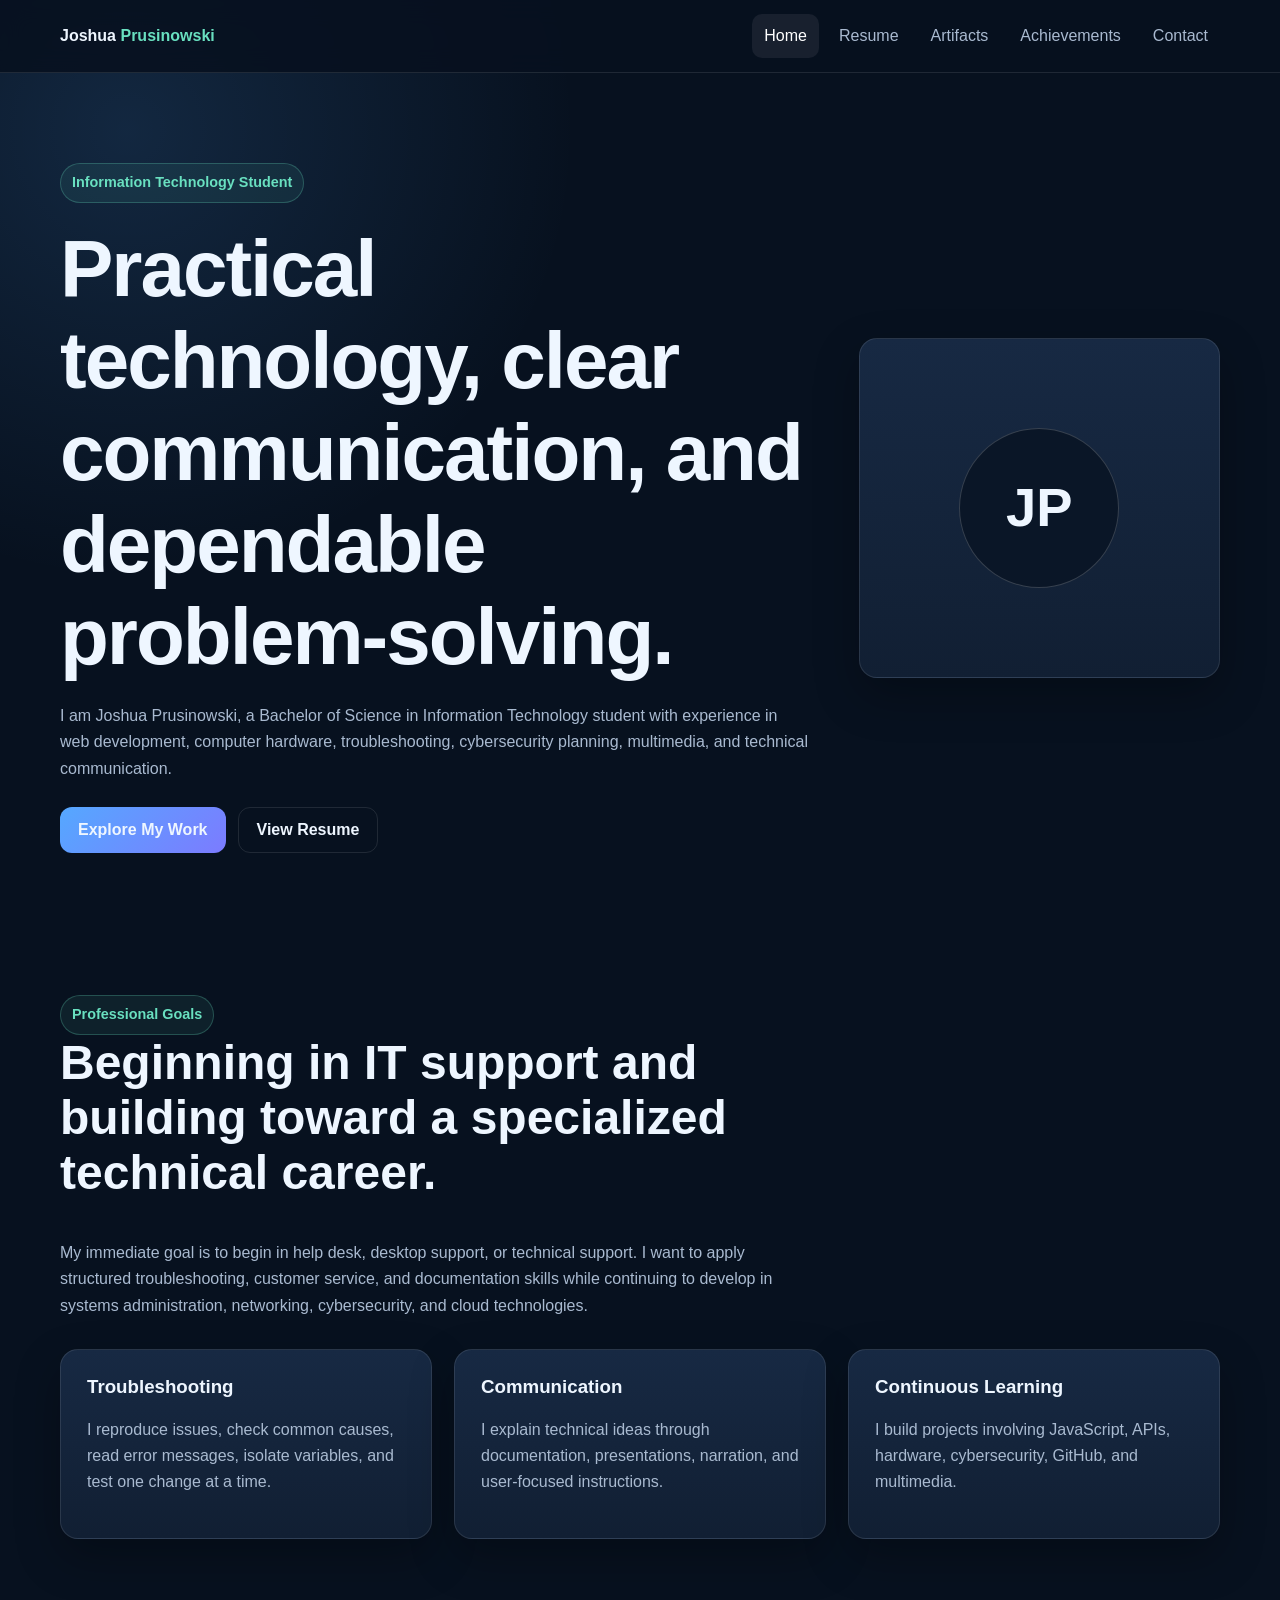
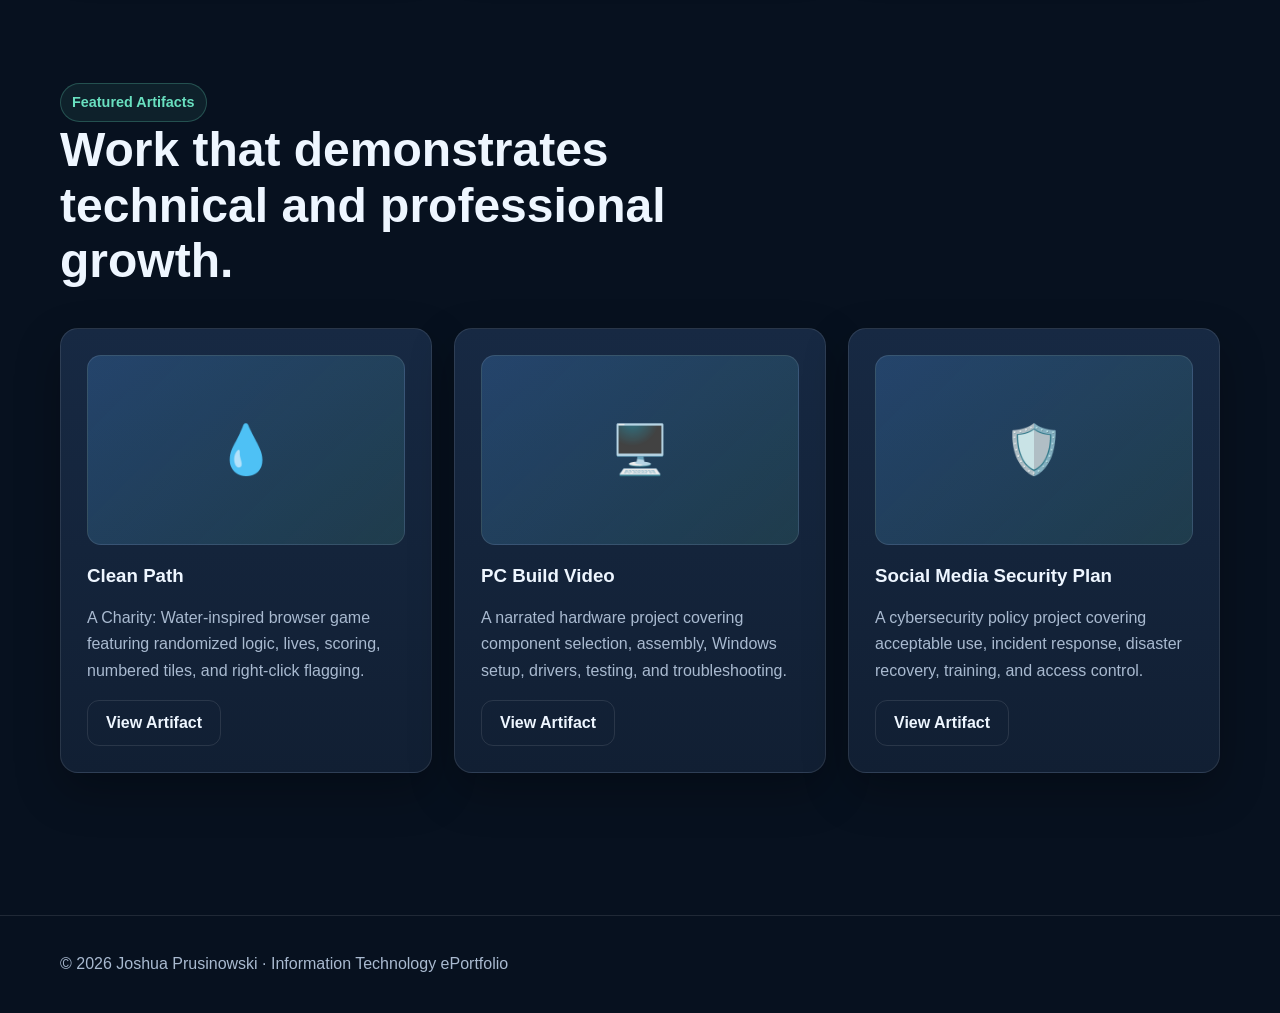
<file: index.html>
<!doctype html>
<html lang="en">

<head>
    <meta charset="utf-8">
    <meta name="viewport" content="width=device-width,initial-scale=1">
    <meta name="description" content="Joshua Prusinowski Information Technology ePortfolio">
    <title>Home | Joshua Prusinowski</title>
    <link rel="stylesheet" href="assets/css/style.css">
</head>

<body>
    <header class="site-header">
        <div class="container nav"><a class="brand" href="index.html">Joshua <span>Prusinowski</span></a>
            <nav class="links"><a class="active" href="index.html">Home</a><a class="" href="resume.html">Resume</a><a
                    class="" href="artifacts.html">Artifacts</a><a class=""
                    href="Achievements.html">Achievements</a><a class="" href="contact.html">Contact</a></nav>
        </div>
    </header>
    <main>
        <section class="container hero">
            <div><span class="badge">Information Technology Student</span>
                <h1>Practical technology, clear communication, and dependable problem-solving.</h1>
                <p class="lead">I am Joshua Prusinowski, a Bachelor of Science in Information Technology student with
                    experience in web development, computer hardware, troubleshooting, cybersecurity planning,
                    multimedia, and technical communication.</p>
                <div class="buttons"><a class="btn primary" href="artifacts.html">Explore My Work</a><a class="btn"
                        href="resume.html">View Resume</a></div>
            </div>
            <aside class="portrait">
                <div class="initials">JP</div>
            </aside>
        </section>
        <section class="section">
            <div class="container">
                <div class="heading"><span class="badge">Professional Goals</span>
                    <h2>Beginning in IT support and building toward a specialized technical career.</h2>
                    <p class="lead">My immediate goal is to begin in help desk, desktop support, or technical support. I
                        want to apply structured troubleshooting, customer service, and documentation skills while
                        continuing to develop in systems administration, networking, cybersecurity, and cloud
                        technologies.</p>
                </div>
                <div class="grid3">
                    <article class="card">
                        <h3>Troubleshooting</h3>
                        <p>I reproduce issues, check common causes, read error messages, isolate variables, and test one
                            change at a time.</p>
                    </article>
                    <article class="card">
                        <h3>Communication</h3>
                        <p>I explain technical ideas through documentation, presentations, narration, and user-focused
                            instructions.</p>
                    </article>
                    <article class="card">
                        <h3>Continuous Learning</h3>
                        <p>I build projects involving JavaScript, APIs, hardware, cybersecurity, GitHub, and multimedia.
                        </p>
                    </article>
                </div>
            </div>
        </section>
        <section class="section">
            <div class="container">
                <div class="heading"><span class="badge">Featured Artifacts</span>
                    <h2>Work that demonstrates technical and professional growth.</h2>
                </div>
                <div class="grid3">
                    <article class="card">
                        <div class="visual">💧</div>
                        <h3>Clean Path</h3>
                        <p>A Charity: Water-inspired browser game featuring randomized logic, lives, scoring, numbered
                            tiles, and right-click flagging.</p><a class="btn" href="artifact-clean-path.html">View
                            Artifact</a>
                    </article>
                    <article class="card">
                        <div class="visual">🖥️</div>
                        <h3>PC Build Video</h3>
                        <p>A narrated hardware project covering component selection, assembly, Windows setup, drivers,
                            testing, and troubleshooting.</p><a class="btn" href="artifact-pc-build.html">View
                            Artifact</a>
                    </article>
                    <article class="card">
                        <div class="visual">🛡️</div>
                        <h3>Social Media Security Plan</h3>
                        <p>A cybersecurity policy project covering acceptable use, incident response, disaster recovery,
                            training, and access control.</p><a class="btn" href="artifact-security-plan.html">View
                            Artifact</a>
                    </article>
                </div>
            </div>
        </section>
    </main>
    <footer>
        <div class="container">© <span id="year"></span> Joshua Prusinowski · Information Technology ePortfolio</div>
    </footer>
    <script src="assets/js/script.js"></script>
</body>

</html>
</file>
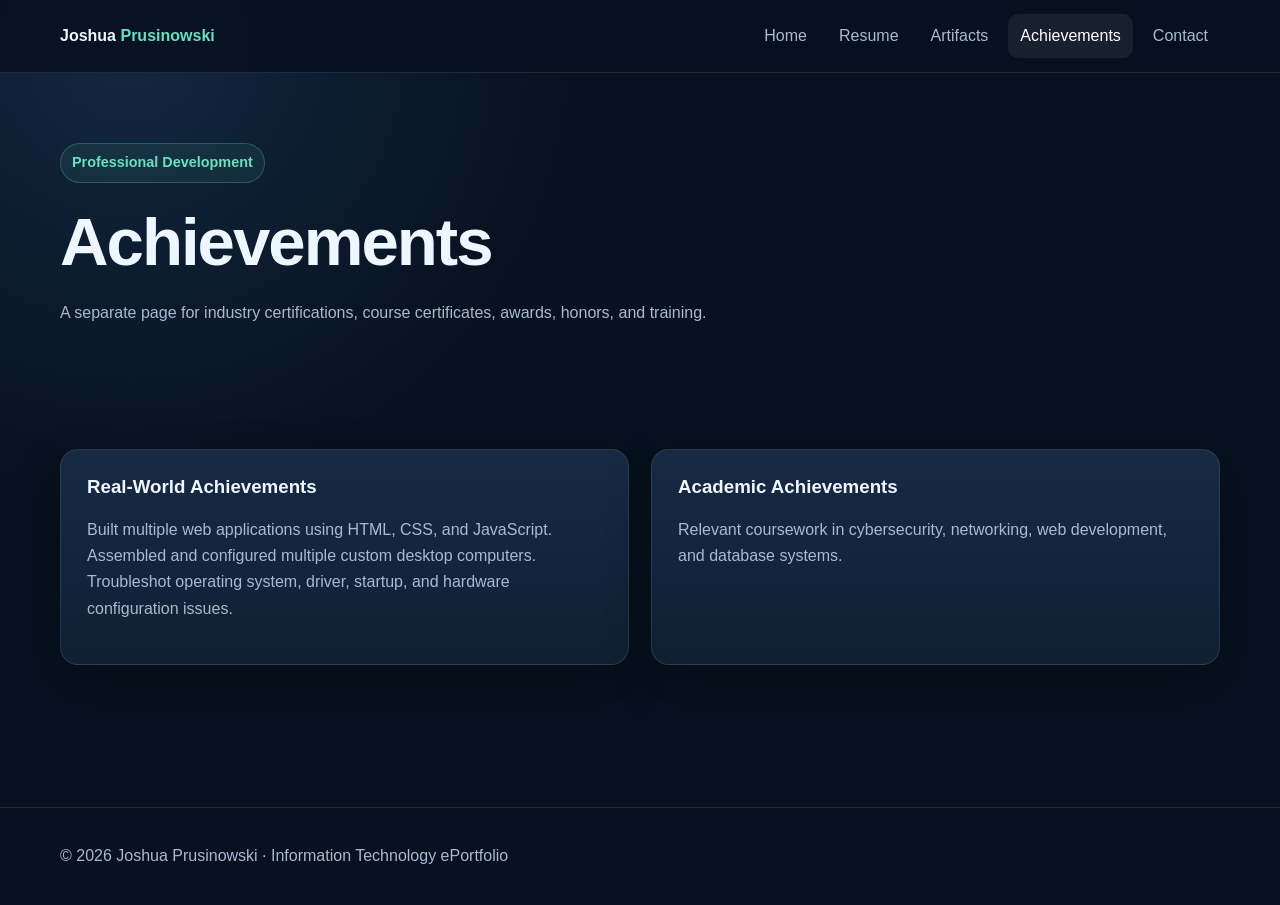
<file: Achievements.html>
<!doctype html>
<html lang="en">

<head>
    <meta charset="utf-8">
    <meta name="viewport" content="width=device-width,initial-scale=1">
    <meta name="description" content="Joshua Prusinowski Information Technology ePortfolio">
    <title>Achievements | Joshua Prusinowski</title>
    <link rel="stylesheet" href="assets/css/style.css">
</head>

<body>
    <header class="site-header">
        <div class="container nav"><a class="brand" href="index.html">Joshua <span>Prusinowski</span></a>
            <nav class="links"><a class="" href="index.html">Home</a><a class="" href="resume.html">Resume</a><a
                    class="" href="artifacts.html">Artifacts</a><a class="active"
                    href="Achievements.html">Achievements</a><a class="" href="contact.html">Contact</a></nav>
        </div>
    </header>
    <main>
        <section class="container page-hero"><span class="badge">Professional Development</span>
            <h1>Achievements</h1>
            <p class="lead">A separate page for industry certifications, course certificates, awards, honors, and
                training.</p>
        </section>
        <section class="section">
            <div class="container grid2">
                <article class="card">
                    <h3>Real-World Achievements</h3>
<p>
    Built multiple web applications using HTML, CSS, and JavaScript.
    Assembled and configured multiple custom desktop computers.
    Troubleshot operating system, driver, startup, and hardware configuration issues.
</p>
                </article>
                <article class="card">
                    <h3>Academic Achievements</h3>
                    <p>Relevant coursework in cybersecurity, networking, web development, and database systems.</p>
                </article>
            </div>
        </section>
    </main>
    <footer>
        <div class="container">© <span id="year"></span> Joshua Prusinowski · Information Technology ePortfolio</div>
    </footer>
    <script src="assets/js/script.js"></script>
</body>

</html>
</file>
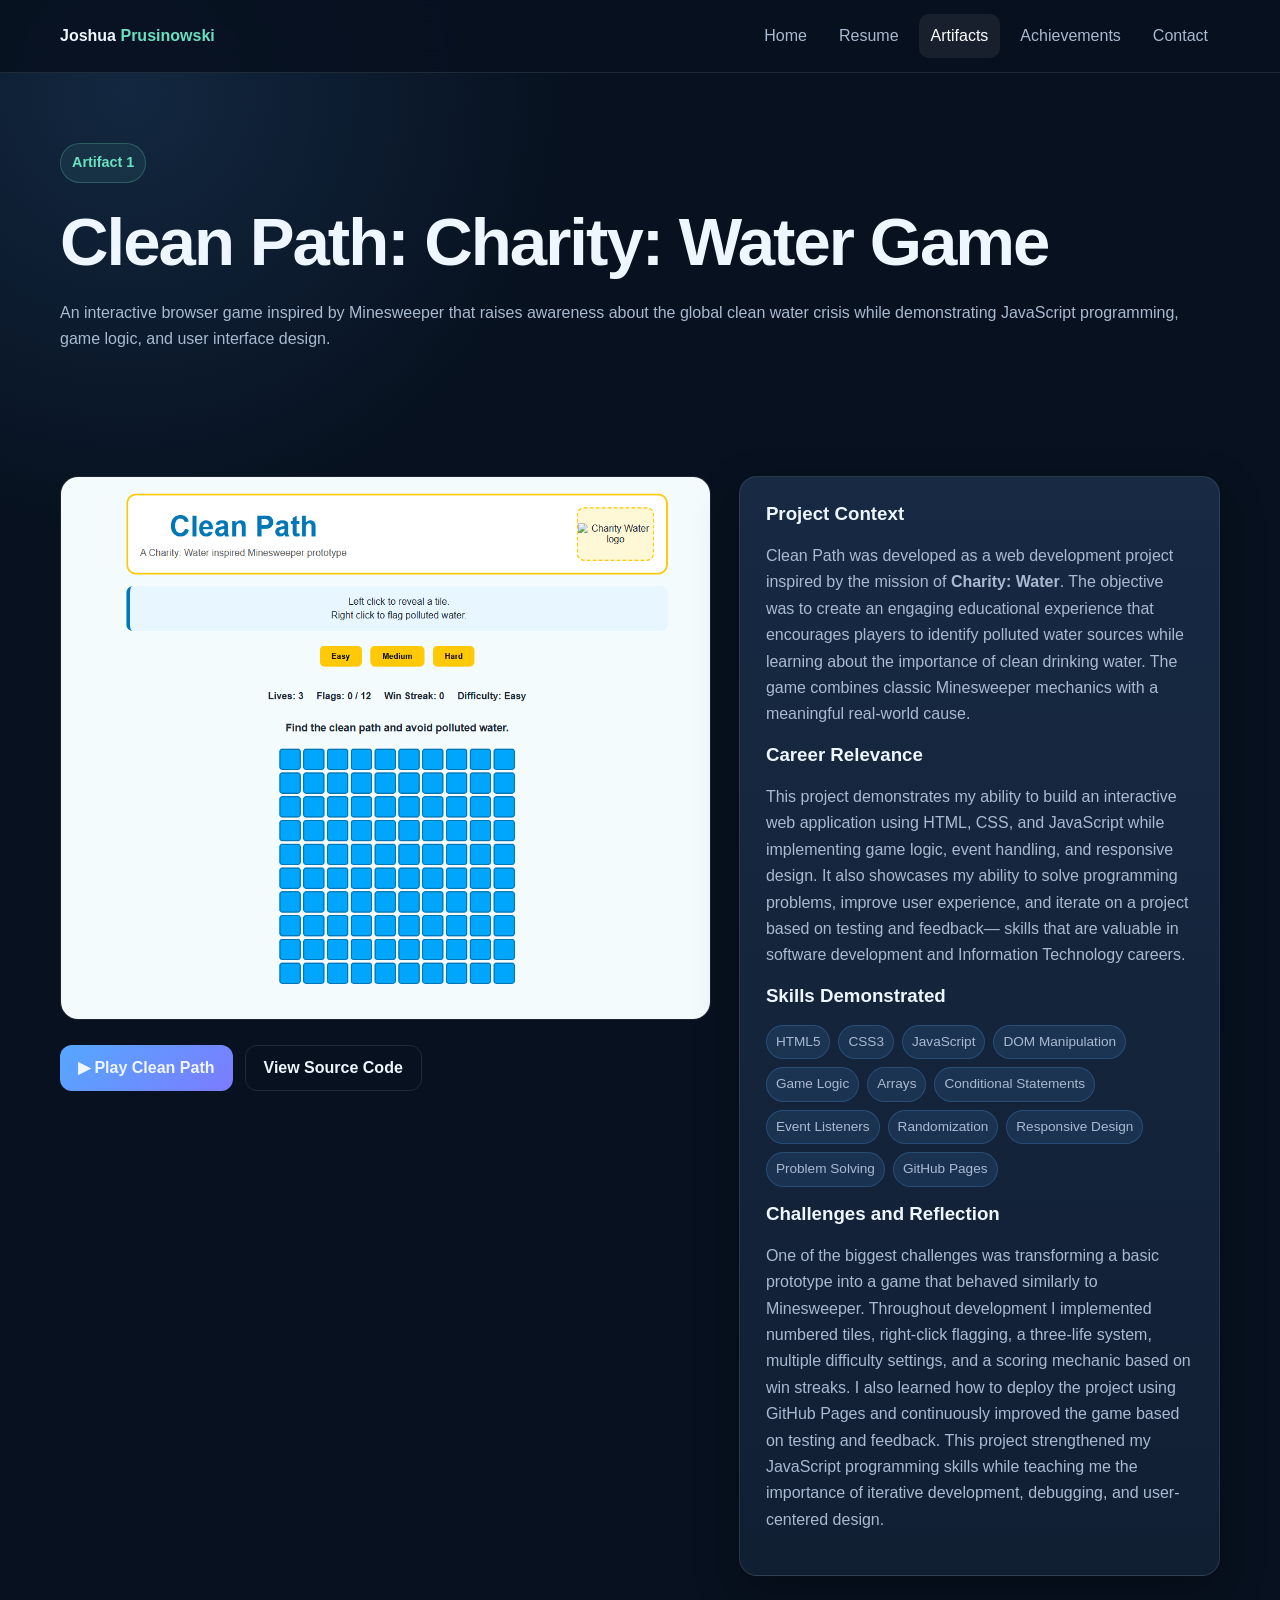
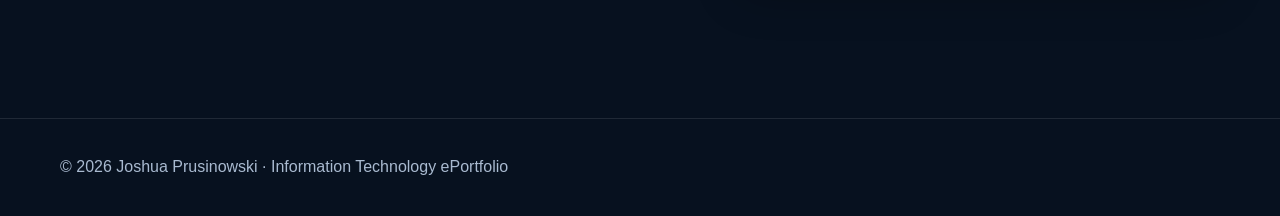
<file: artifact-clean-path.html>
<!doctype html>
<html lang="en">

<head>
    <meta charset="utf-8">
    <meta name="viewport" content="width=device-width, initial-scale=1">
    <meta name="description" content="Joshua Prusinowski Information Technology ePortfolio">
    <title>Clean Path | Joshua Prusinowski</title>

    <link rel="stylesheet" href="assets/css/style.css">
</head>

<body>

<header class="site-header">
    <div class="container nav">
        <a class="brand" href="index.html">
            Joshua <span>Prusinowski</span>
        </a>

        <nav class="links">
            <a href="index.html">Home</a>
            <a href="resume.html">Resume</a>
            <a class="active" href="artifacts.html">Artifacts</a>
            <a href="Achievements.html">Achievements</a>
            <a href="contact.html">Contact</a>
        </nav>
    </div>
</header>

<main>

<section class="container page-hero">

    <span class="badge">Artifact 1</span>

    <h1>Clean Path: Charity: Water Game</h1>

    <p class="lead">
        An interactive browser game inspired by Minesweeper that raises awareness
        about the global clean water crisis while demonstrating JavaScript programming,
        game logic, and user interface design.
    </p>

</section>

<section class="section">

<div class="container artifact-layout">

<div>

<div class="media">

<img
    src="assets/img/clean-path.png"
    alt="Screenshot of the Clean Path Charity Water game"
    style="width:100%; display:block;">

</div>

<div class="buttons">

<a class="btn primary"
   href="https://joshua2960.github.io/charity-water-game/"
   target="_blank"
   rel="noopener noreferrer">

    ▶ Play Clean Path

</a>

<a class="btn"
   href="https://github.com/joshua2960/charity-water-game"
   target="_blank"
   rel="noopener noreferrer">

    View Source Code

</a>

</div>

</div>

<article class="artifact">

<h3>Project Context</h3>

<p>

Clean Path was developed as a web development project inspired by the mission of
<strong>Charity: Water</strong>. The objective was to create an engaging educational
experience that encourages players to identify polluted water sources while learning
about the importance of clean drinking water. The game combines classic Minesweeper
mechanics with a meaningful real-world cause.

</p>

<h3>Career Relevance</h3>

<p>

This project demonstrates my ability to build an interactive web application using
HTML, CSS, and JavaScript while implementing game logic, event handling, and
responsive design. It also showcases my ability to solve programming problems,
improve user experience, and iterate on a project based on testing and feedback—
skills that are valuable in software development and Information Technology careers.

</p>

<h3>Skills Demonstrated</h3>

<ul class="tags">

<li>HTML5</li>

<li>CSS3</li>

<li>JavaScript</li>

<li>DOM Manipulation</li>

<li>Game Logic</li>

<li>Arrays</li>

<li>Conditional Statements</li>

<li>Event Listeners</li>

<li>Randomization</li>

<li>Responsive Design</li>

<li>Problem Solving</li>

<li>GitHub Pages</li>

</ul>

<h3>Challenges and Reflection</h3>

<p>

One of the biggest challenges was transforming a basic prototype into a game that
behaved similarly to Minesweeper. Throughout development I implemented numbered
tiles, right-click flagging, a three-life system, multiple difficulty settings,
and a scoring mechanic based on win streaks. I also learned how to deploy the
project using GitHub Pages and continuously improved the game based on testing and
feedback. This project strengthened my JavaScript programming skills while teaching
me the importance of iterative development, debugging, and user-centered design.

</p>

</article>

</div>

</section>

</main>

<footer>

<div class="container">

© <span id="year"></span> Joshua Prusinowski · Information Technology ePortfolio

</div>

</footer>

<script src="assets/js/script.js"></script>

</body>

</html>
</file>
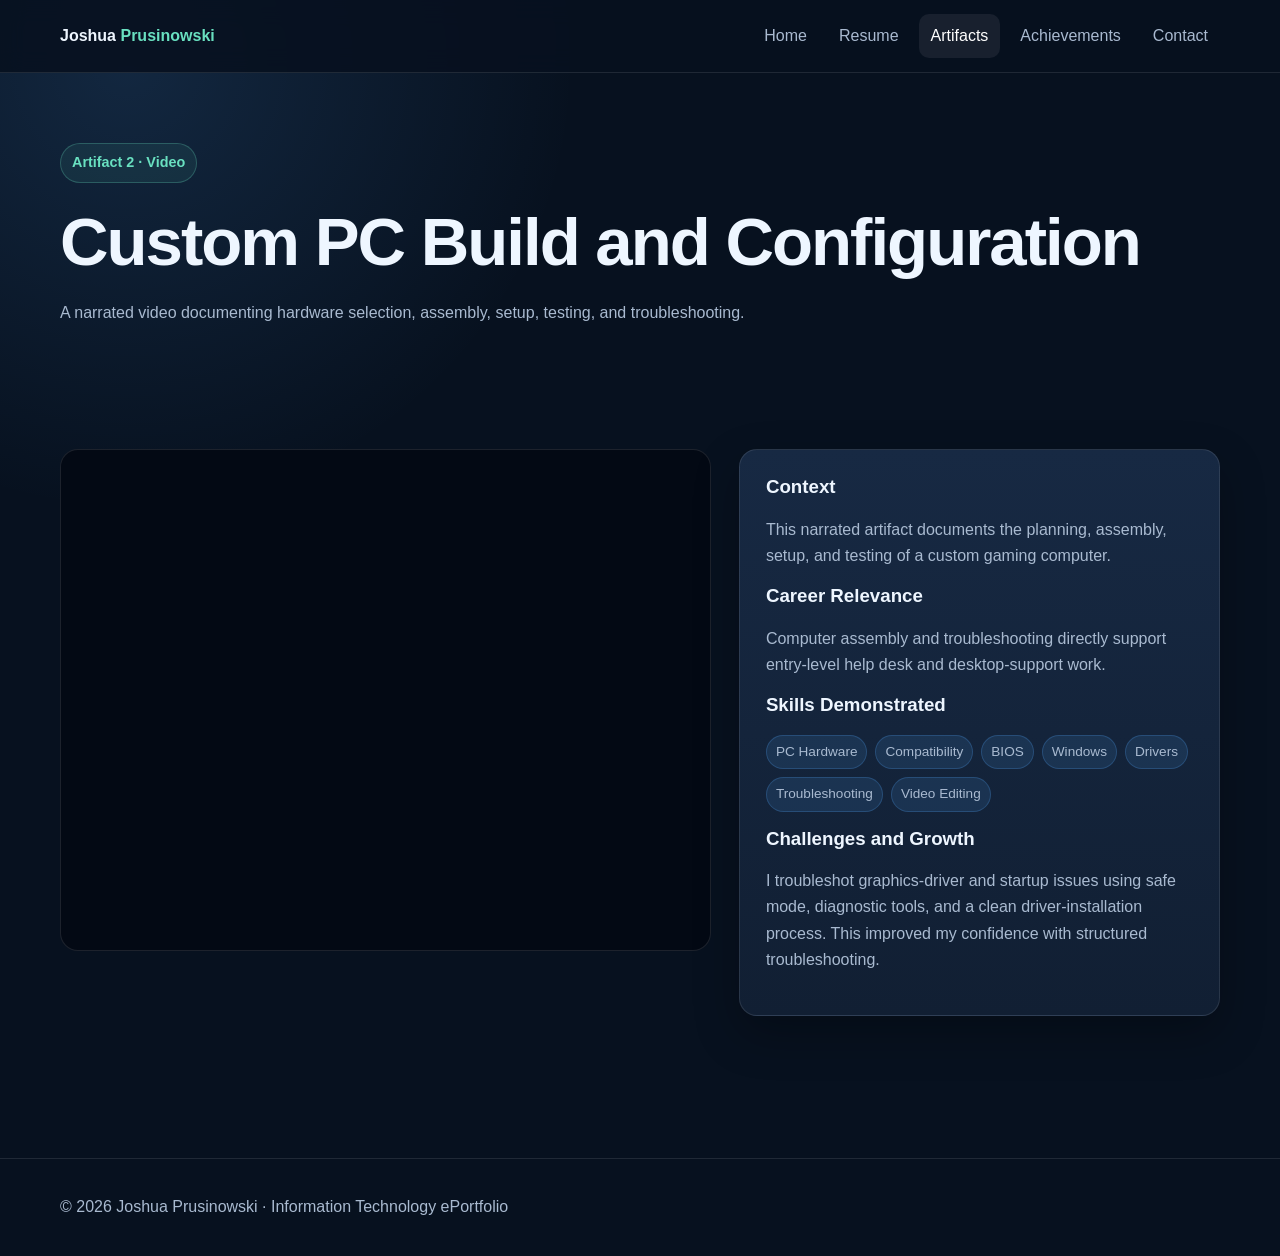
<file: artifact-pc-build.html>
<!doctype html>
<html lang="en">

<head>
    <meta charset="utf-8">
    <meta name="viewport" content="width=device-width,initial-scale=1">
    <meta name="description" content="Joshua Prusinowski Information Technology ePortfolio">
    <title>PC Build Video | Joshua Prusinowski</title>
    <link rel="stylesheet" href="assets/css/style.css">
</head>

<body>
    <header class="site-header">
        <div class="container nav"><a class="brand" href="index.html">Joshua <span>Prusinowski</span></a>
            <nav class="links"><a class="" href="index.html">Home</a><a class="" href="resume.html">Resume</a><a
                    class="active" href="artifacts.html">Artifacts</a><a class=""
                    href="Achievements.html">Achievements</a><a class="" href="contact.html">Contact</a></nav>
        </div>
    </header>
    <main>
        <section class="container page-hero"><span class="badge">Artifact 2 · Video</span>
            <h1>Custom PC Build and Configuration</h1>
            <p class="lead">A narrated video documenting hardware selection, assembly, setup, testing, and
                troubleshooting.</p>
        </section>
        <section class="section">
            <div class="container artifact-layout">
                <div>
                   <div class="media">
    <iframe
        width="100%"
        height="500"
        src="https://www.youtube.com/embed/4p_o5RzZy0w"
        title="PC Build Video"
        frameborder="0"
        referrerpolicy="strict-origin-when-cross-origin"
        allow="accelerometer; autoplay; clipboard-write; encrypted-media; gyroscope; picture-in-picture; web-share"
        allowfullscreen>
    </iframe>
</div>
                </div>
                <article class="artifact">
                    <h3>Context</h3>
                    <p>This narrated artifact documents the planning, assembly, setup, and testing of a custom gaming
                        computer.</p>
                    <h3>Career Relevance</h3>
                    <p>Computer assembly and troubleshooting directly support entry-level help desk and desktop-support
                        work.</p>
                    <h3>Skills Demonstrated</h3>
                    <ul class="tags">
                        <li>PC Hardware</li>
                        <li>Compatibility</li>
                        <li>BIOS</li>
                        <li>Windows</li>
                        <li>Drivers</li>
                        <li>Troubleshooting</li>
                        <li>Video Editing</li>
                    </ul>
                    <h3>Challenges and Growth</h3>
                    <p>I troubleshot graphics-driver and startup issues using safe mode, diagnostic tools, and a clean
                        driver-installation process. This improved my confidence with structured troubleshooting.</p>
                </article>
            </div>
        </section>
    </main>
    <footer>
        <div class="container">© <span id="year"></span> Joshua Prusinowski · Information Technology ePortfolio</div>
    </footer>
    <script src="assets/js/script.js"></script>
</body>

</html>
</file>
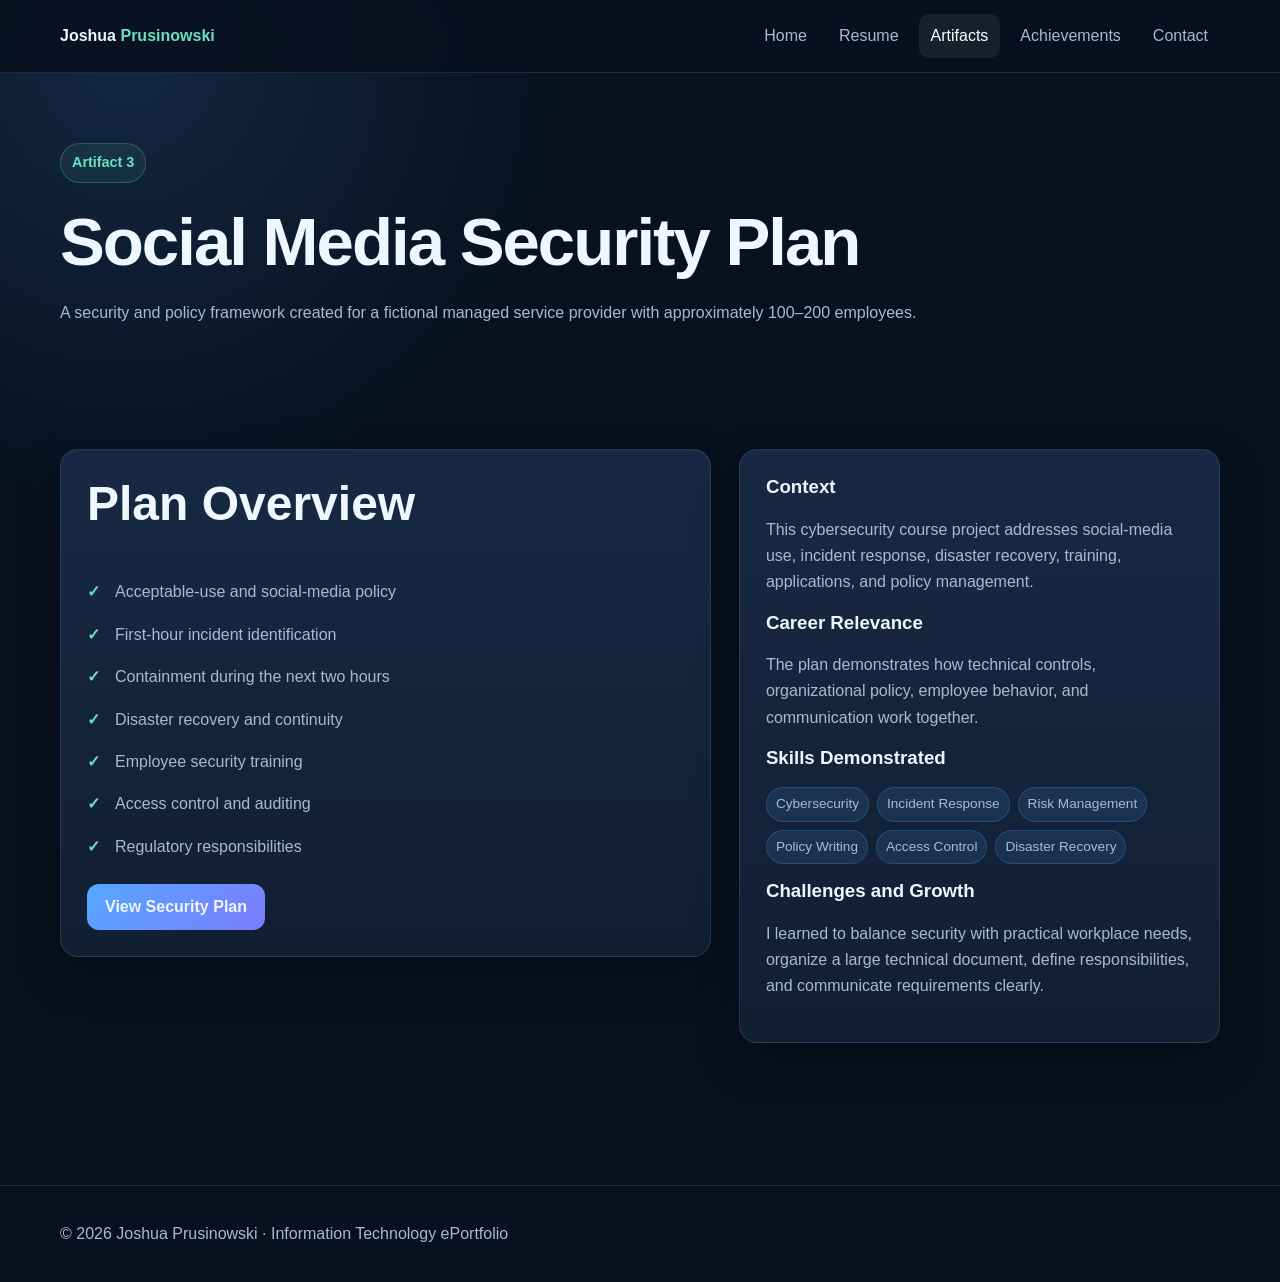
<file: artifact-security-plan.html>
<!doctype html>
<html lang="en">

<head>
    <meta charset="utf-8">
    <meta name="viewport" content="width=device-width,initial-scale=1">
    <meta name="description" content="Joshua Prusinowski Information Technology ePortfolio">
    <title>Security Plan | Joshua Prusinowski</title>
    <link rel="stylesheet" href="assets/css/style.css">
</head>

<body>
    <header class="site-header">
        <div class="container nav"><a class="brand" href="index.html">Joshua <span>Prusinowski</span></a>
            <nav class="links"><a class="" href="index.html">Home</a><a class="" href="resume.html">Resume</a><a
                    class="active" href="artifacts.html">Artifacts</a><a class=""
                    href="Achievements.html">Achievements</a><a class="" href="contact.html">Contact</a></nav>
        </div>
    </header>
    <main>
        <section class="container page-hero"><span class="badge">Artifact 3</span>
            <h1>Social Media Security Plan</h1>
            <p class="lead">A security and policy framework created for a fictional managed service provider with
                approximately 100–200 employees.</p>
        </section>
        <section class="section">
            <div class="container artifact-layout">
                <div class="artifact">
                    <h2>Plan Overview</h2>
                    <ul class="check">
                        <li>Acceptable-use and social-media policy</li>
                        <li>First-hour incident identification</li>
                        <li>Containment during the next two hours</li>
                        <li>Disaster recovery and continuity</li>
                        <li>Employee security training</li>
                        <li>Access control and auditing</li>
                        <li>Regulatory responsibilities</li>
                    </ul><a class="btn primary" href="assets/docs/social-media-security-plan.pdf">View Security Plan</a>
                </div>
                <article class="artifact">
                    <h3>Context</h3>
                    <p>This cybersecurity course project addresses social-media use, incident response, disaster
                        recovery, training, applications, and policy management.</p>
                    <h3>Career Relevance</h3>
                    <p>The plan demonstrates how technical controls, organizational policy, employee behavior, and
                        communication work together.</p>
                    <h3>Skills Demonstrated</h3>
                    <ul class="tags">
                        <li>Cybersecurity</li>
                        <li>Incident Response</li>
                        <li>Risk Management</li>
                        <li>Policy Writing</li>
                        <li>Access Control</li>
                        <li>Disaster Recovery</li>
                    </ul>
                    <h3>Challenges and Growth</h3>
                    <p>I learned to balance security with practical workplace needs, organize a large technical
                        document, define responsibilities, and communicate requirements clearly.</p>
                </article>
            </div>
        </section>
    </main>
    <footer>
        <div class="container">© <span id="year"></span> Joshua Prusinowski · Information Technology ePortfolio</div>
    </footer>
    <script src="assets/js/script.js"></script>
</body>

</html>
</file>
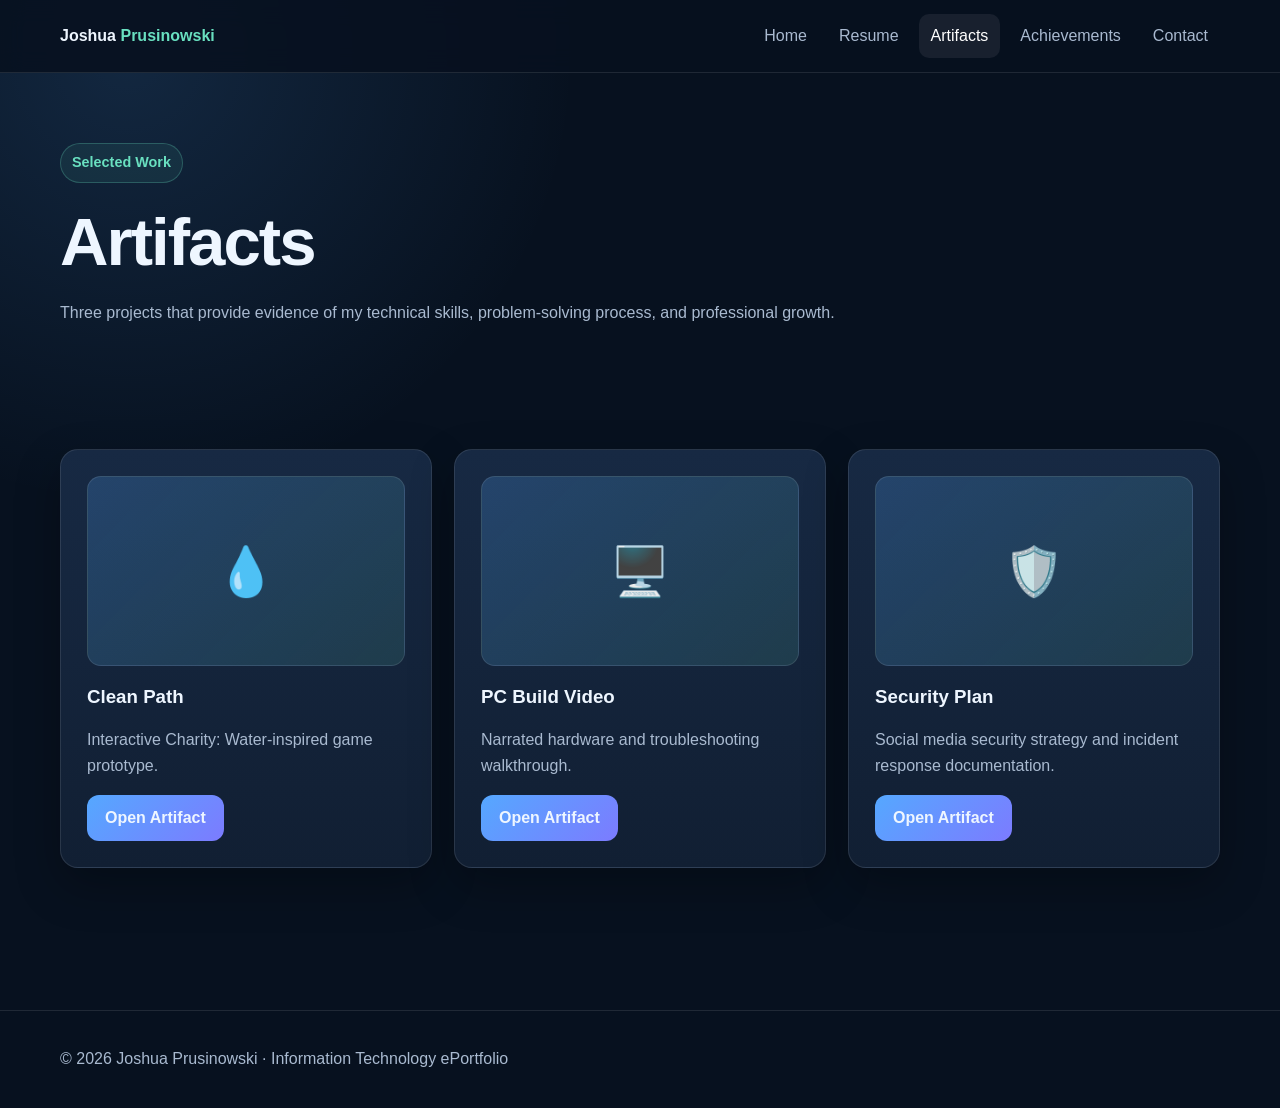
<file: artifacts.html>
<!doctype html>
<html lang="en">

<head>
    <meta charset="utf-8">
    <meta name="viewport" content="width=device-width,initial-scale=1">
    <meta name="description" content="Joshua Prusinowski Information Technology ePortfolio">
    <title>Artifacts | Joshua Prusinowski</title>
    <link rel="stylesheet" href="assets/css/style.css">
</head>

<body>
    <header class="site-header">
        <div class="container nav"><a class="brand" href="index.html">Joshua <span>Prusinowski</span></a>
            <nav class="links"><a class="" href="index.html">Home</a><a class="" href="resume.html">Resume</a><a
                    class="active" href="artifacts.html">Artifacts</a><a class=""
                    href="Achievements.html">Achievements</a><a class="" href="contact.html">Contact</a></nav>
        </div>
    </header>
    <main>
        <section class="container page-hero"><span class="badge">Selected Work</span>
            <h1>Artifacts</h1>
            <p class="lead">Three projects that provide evidence of my technical skills, problem-solving process, and
                professional growth.</p>
        </section>
        <section class="section">
            <div class="container grid3">
                <article class="card">
                    <div class="visual">💧</div>
                    <h3>Clean Path</h3>
                    <p>Interactive Charity: Water-inspired game prototype.</p><a class="btn primary"
                        href="artifact-clean-path.html">Open Artifact</a>
                </article>
                <article class="card">
                    <div class="visual">🖥️</div>
                    <h3>PC Build Video</h3>
                    <p>Narrated hardware and troubleshooting walkthrough.</p><a class="btn primary"
                        href="artifact-pc-build.html">Open Artifact</a>
                </article>
                <article class="card">
                    <div class="visual">🛡️</div>
                    <h3>Security Plan</h3>
                    <p>Social media security strategy and incident response documentation.</p><a class="btn primary"
                        href="artifact-security-plan.html">Open Artifact</a>
                </article>
            </div>
        </section>
    </main>
    <footer>
        <div class="container">© <span id="year"></span> Joshua Prusinowski · Information Technology ePortfolio</div>
    </footer>
    <script src="assets/js/script.js"></script>
</body>

</html>
</file>
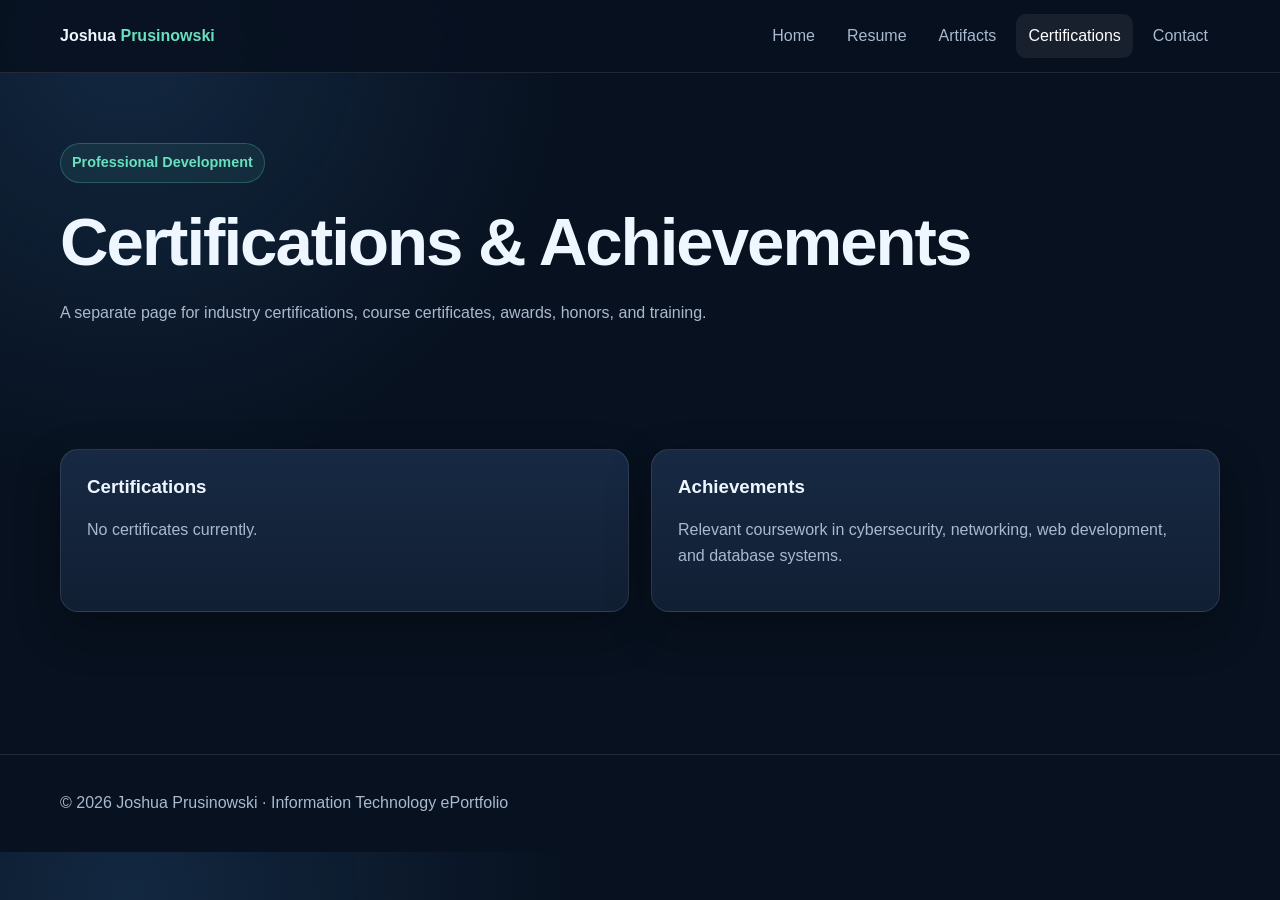
<file: certifications.html>
<!doctype html>
<html lang="en">

<head>
    <meta charset="utf-8">
    <meta name="viewport" content="width=device-width,initial-scale=1">
    <meta name="description" content="Joshua Prusinowski Information Technology ePortfolio">
    <title>Certifications | Joshua Prusinowski</title>
    <link rel="stylesheet" href="assets/css/style.css">
</head>

<body>
    <header class="site-header">
        <div class="container nav"><a class="brand" href="index.html">Joshua <span>Prusinowski</span></a>
            <nav class="links"><a class="" href="index.html">Home</a><a class="" href="resume.html">Resume</a><a
                    class="" href="artifacts.html">Artifacts</a><a class="active"
                    href="certifications.html">Certifications</a><a class="" href="contact.html">Contact</a></nav>
        </div>
    </header>
    <main>
        <section class="container page-hero"><span class="badge">Professional Development</span>
            <h1>Certifications & Achievements</h1>
            <p class="lead">A separate page for industry certifications, course certificates, awards, honors, and
                training.</p>
        </section>
        <section class="section">
            <div class="container grid2">
                <article class="card">
                    <h3>Certifications</h3>
                    <p>No certificates currently.</p>
                </article>
                <article class="card">
                    <h3>Achievements</h3>
                    <p>Relevant coursework in cybersecurity, networking, web development, and database systems.</p>
                </article>
            </div>
        </section>
    </main>
    <footer>
        <div class="container">© <span id="year"></span> Joshua Prusinowski · Information Technology ePortfolio</div>
    </footer>
    <script src="assets/js/script.js"></script>
</body>

</html>
</file>
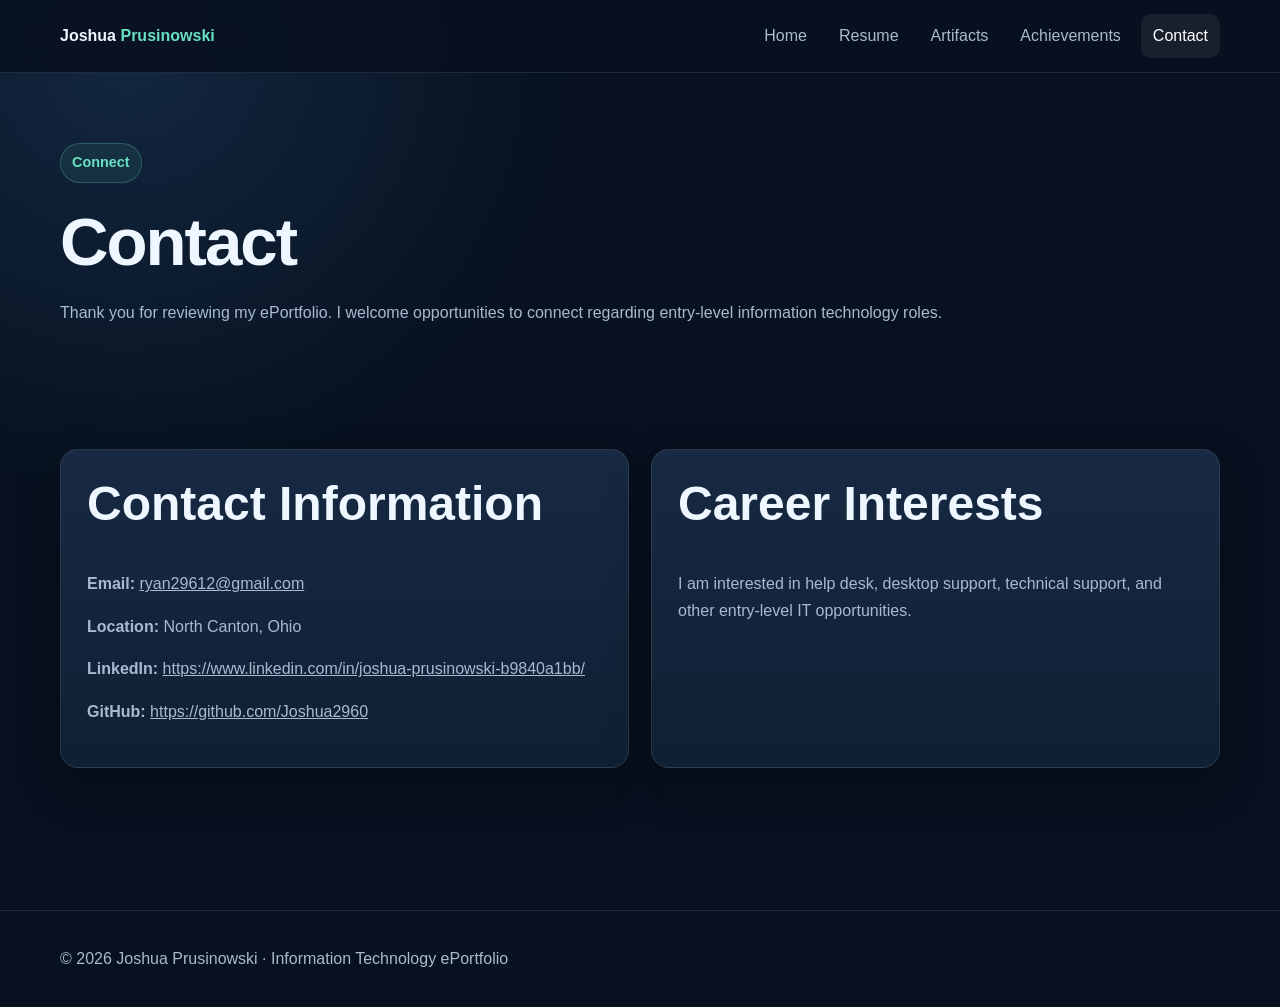
<file: contact.html>
<!doctype html>
<html lang="en">

<head>
    <meta charset="utf-8">
    <meta name="viewport" content="width=device-width,initial-scale=1">
    <meta name="description" content="Joshua Prusinowski Information Technology ePortfolio">
    <title>Contact | Joshua Prusinowski</title>
    <link rel="stylesheet" href="assets/css/style.css">
</head>

<body>
    <header class="site-header">
        <div class="container nav"><a class="brand" href="index.html">Joshua <span>Prusinowski</span></a>
            <nav class="links"><a class="" href="index.html">Home</a><a class="" href="resume.html">Resume</a><a
                    class="" href="artifacts.html">Artifacts</a><a class=""
                    href="Achievements.html">Achievements</a><a class="active" href="contact.html">Contact</a></nav>
        </div>
    </header>
    <main>
        <section class="container page-hero"><span class="badge">Connect</span>
            <h1>Contact</h1>
            <p class="lead">Thank you for reviewing my ePortfolio. I welcome opportunities to connect regarding
                entry-level information technology roles.</p>
        </section>
        <section class="section">
            <div class="container grid2">
                <article class="card">
                    <h2>Contact Information</h2>
                    <p><strong>Email:</strong> <a href="mailto:ryan29612@gmail.com">ryan29612@gmail.com</a></p>
                    <p><strong>Location:</strong> North Canton, Ohio</p>
                    <p><strong>LinkedIn:</strong> <a href="#">https://www.linkedin.com/in/joshua-prusinowski-b9840a1bb/</a></p>
                    <p><strong>GitHub:</strong> <a href="#">https://github.com/Joshua2960</a></p>
                </article>
                <article class="card">
                    <h2>Career Interests</h2>
                    <p>I am interested in help desk, desktop support, technical support, and other entry-level IT
                        opportunities.</p>
                </article>
            </div>
        </section>
    </main>
    <footer>
        <div class="container">© <span id="year"></span> Joshua Prusinowski · Information Technology ePortfolio</div>
    </footer>
    <script src="assets/js/script.js"></script>
</body>

</html>
</file>
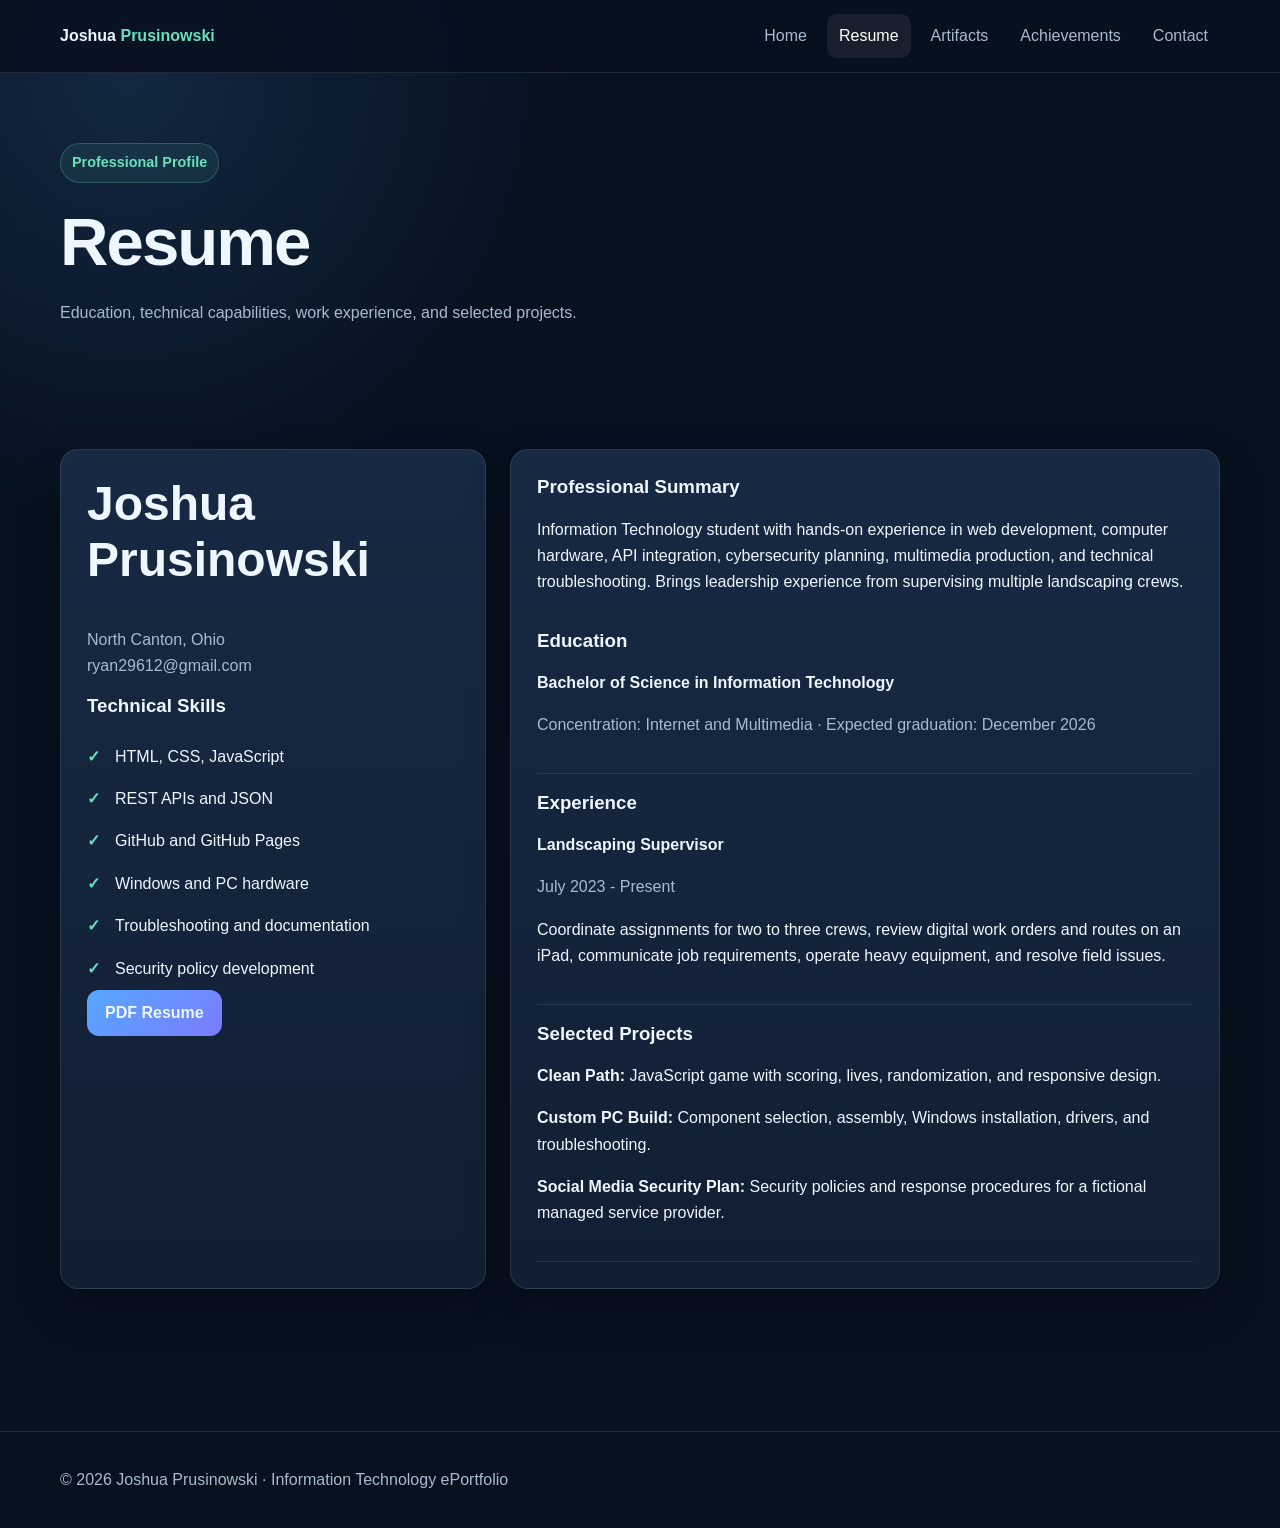
<file: resume.html>
<!doctype html>
<html lang="en">

<head>
    <meta charset="utf-8">
    <meta name="viewport" content="width=device-width,initial-scale=1">
    <meta name="description" content="Ryan Prusinowski Information Technology ePortfolio">
    <title>Resume | Joshua Prusinowski</title>
    <link rel="stylesheet" href="assets/css/style.css">
</head>

<body>
    <header class="site-header">
        <div class="container nav"><a class="brand" href="index.html">Joshua <span>Prusinowski</span></a>
            <nav class="links"><a class="" href="index.html">Home</a><a class="active" href="resume.html">Resume</a><a
                    class="" href="artifacts.html">Artifacts</a><a class=""
                    href="Achievements.html">Achievements</a><a class="" href="contact.html">Contact</a></nav>
        </div>
    </header>
    <main>
        <section class="container page-hero"><span class="badge">Professional Profile</span>
            <h1>Resume</h1>
            <p class="lead">Education, technical capabilities, work experience, and selected projects.</p>
        </section>
        <section class="section">
            <div class="container resume">
                <aside class="resume-box">
                    <h2>Joshua Prusinowski</h2>
                    <p class="muted">North Canton, Ohio<br>ryan29612@gmail.com</p>
                    <h3>Technical Skills</h3>
                    <ul class="check">
                        <li>HTML, CSS, JavaScript</li>
                        <li>REST APIs and JSON</li>
                        <li>GitHub and GitHub Pages</li>
                        <li>Windows and PC hardware</li>
                        <li>Troubleshooting and documentation</li>
                        <li>Security policy development</li>
                        <a class="btn primary"
                        href="assets/docs/Resume.pdf">PDF Resume</a>
                    </ul>
                </aside>
                <section class="resume-box">
                    <h3>Professional Summary</h3>
                    <p>Information Technology student with hands-on experience in web development, computer hardware,
                        API integration, cybersecurity planning, multimedia production, and technical troubleshooting.
                        Brings leadership experience from supervising multiple landscaping crews.</p>
                    <div class="resume-item">
                        <h3>Education</h3><strong>Bachelor of Science in Information Technology</strong>
                        <p class="muted">Concentration: Internet and Multimedia · Expected graduation: December 2026</p>
                    </div>
                    <div class="resume-item">
                        <h3>Experience</h3><strong>Landscaping Supervisor</strong>
                        <p class="muted">July 2023 - Present</p>
                        <p>Coordinate assignments for two to three crews, review digital work orders and routes on an
                            iPad, communicate job requirements, operate heavy equipment, and resolve field issues.</p>
                    </div>
                    <div class="resume-item">
                        <h3>Selected Projects</h3>
                        <p><strong>Clean Path:</strong> JavaScript game with scoring, lives, randomization, and
                            responsive design.</p>
                        <p><strong>Custom PC Build:</strong> Component selection, assembly, Windows installation,
                            drivers, and troubleshooting.</p>
                        <p><strong>Social Media Security Plan:</strong> Security policies and response procedures for a
                            fictional managed service provider.</p>
                    </div>
                    
                </section>
            </div>
        </section>
    </main>
    <footer>
        <div class="container">© <span id="year"></span> Joshua Prusinowski · Information Technology ePortfolio</div>
    </footer>
    <script src="assets/js/script.js"></script>
</body>

</html>
</file>
<file: assets/css/style.css>
:root {
    --bg: #07111f;
    --panel: #111f33;
    --panel2: #172943;
    --text: #eef6ff;
    --muted: #a9bad0;
    --blue: #55a8ff;
    --green: #69e0c0;
    --border: rgba(255, 255, 255, .1);
    --max: 1160px
}

* {
    box-sizing: border-box
}

html {
    scroll-behavior: smooth
}

body {
    margin: 0;
    font-family: Inter, Segoe UI, Arial, sans-serif;
    background: radial-gradient(circle at 10% 5%, rgba(85, 168, 255, .15), transparent 28rem), var(--bg);
    color: var(--text);
    line-height: 1.65
}

a {
    color: inherit
}

.container {
    width: min(calc(100% - 32px), var(--max));
    margin: auto
}

.site-header {
    position: sticky;
    top: 0;
    z-index: 20;
    background: rgba(7, 17, 31, .88);
    backdrop-filter: blur(12px);
    border-bottom: 1px solid var(--border)
}

.nav {
    min-height: 72px;
    display: flex;
    justify-content: space-between;
    align-items: center;
    gap: 20px
}

.brand {
    text-decoration: none;
    font-weight: 900
}

.brand span {
    color: var(--green)
}

.links {
    display: flex;
    gap: 8px;
    flex-wrap: wrap
}

.links a {
    text-decoration: none;
    color: var(--muted);
    padding: 9px 12px;
    border-radius: 10px
}

.links a:hover, .links a.active {
    background: rgba(255, 255, 255, .07);
    color: white
}

.hero {
    padding: 90px 0 70px;
    display: grid;
    grid-template-columns: 1.35fr .65fr;
    gap: 48px;
    align-items: center
}

.badge {
    display: inline-block;
    color: var(--green);
    background: rgba(105, 224, 192, .08);
    border: 1px solid rgba(105, 224, 192, .25);
    padding: 7px 11px;
    border-radius: 999px;
    font-weight: 800;
    font-size: .9rem
}

h1, h2, h3 {
    line-height: 1.15;
    margin-top: 0
}

h1 {
    font-size: clamp(2.7rem, 7vw, 5rem);
    letter-spacing: -2px;
    margin: 20px 0
}

h2 {
    font-size: clamp(2rem, 4vw, 3rem)
}

.lead, .muted, .card p, .artifact p, .artifact li {
    color: var(--muted)
}

.portrait, .card, .artifact, .resume-box {
    background: linear-gradient(180deg, var(--panel2), var(--panel));
    border: 1px solid var(--border);
    border-radius: 18px;
    box-shadow: 0 18px 45px rgba(0, 0, 0, .28)
}

.portrait {
    min-height: 340px;
    display: grid;
    place-items: center
}

.initials {
    width: 160px;
    height: 160px;
    border-radius: 50%;
    display: grid;
    place-items: center;
    font-size: 3.4rem;
    font-weight: 900;
    background: #0a1627;
    border: 1px solid rgba(255, 255, 255, .18)
}

.buttons {
    display: flex;
    gap: 12px;
    flex-wrap: wrap;
    margin-top: 25px
}

.btn {
    display: inline-flex;
    align-items: center;
    justify-content: center;
    min-height: 46px;
    padding: 0 18px;
    border-radius: 12px;
    text-decoration: none;
    font-weight: 800;
    border: 1px solid var(--border)
}

.primary {
    background: linear-gradient(135deg, var(--blue), #7c7bff);
    border: 0
}

.section {
    padding: 72px 0
}

.heading {
    max-width: 760px;
    margin-bottom: 30px
}

.grid3 {
    display: grid;
    grid-template-columns: repeat(3, 1fr);
    gap: 22px
}

.grid2 {
    display: grid;
    grid-template-columns: repeat(2, 1fr);
    gap: 22px
}

.card, .artifact, .resume-box {
    padding: 26px
}

.visual {
    height: 190px;
    border-radius: 14px;
    display: grid;
    place-items: center;
    font-size: 3rem;
    background: linear-gradient(135deg, rgba(85, 168, 255, .22), rgba(105, 224, 192, .13));
    border: 1px solid var(--border);
    margin-bottom: 20px
}

.tags {
    display: flex;
    flex-wrap: wrap;
    gap: 8px;
    list-style: none;
    padding: 0
}

.tags li {
    font-size: .85rem;
    padding: 5px 9px;
    border-radius: 999px;
    background: rgba(85, 168, 255, .12);
    border: 1px solid rgba(85, 168, 255, .22)
}

.page-hero {
    padding: 70px 0 35px
}

.page-hero h1 {
    font-size: clamp(2.5rem, 6vw, 4.2rem)
}

.artifact-layout {
    display: grid;
    grid-template-columns: 1.15fr .85fr;
    gap: 28px;
    align-items: start
}

.media {
    border-radius: 18px;
    overflow: hidden;
    border: 1px solid var(--border);
    background: #030914
}

.media video, .media iframe {
    width: 100%;
    aspect-ratio: 16/9;
    display: block;
    border: 0
}

.note {
    margin-top: 18px;
    padding: 14px 16px;
    border-radius: 12px;
    background: rgba(255, 195, 90, .08);
    border: 1px solid rgba(255, 195, 90, .2);
    color: #ffe2aa
}

.resume {
    display: grid;
    grid-template-columns: .75fr 1.25fr;
    gap: 24px
}

.resume-item {
    padding: 18px 0;
    border-bottom: 1px solid var(--border)
}

.check {
    list-style: none;
    padding: 0
}

.check li {
    padding: 8px 0 8px 28px;
    position: relative
}

.check li:before {
    content: "✓";
    position: absolute;
    left: 0;
    color: var(--green);
    font-weight: 900
}

footer {
    margin-top: 70px;
    padding: 35px 0;
    border-top: 1px solid var(--border);
    color: var(--muted)
}

@media(max-width:850px) {
    .hero, .artifact-layout, .resume, .grid3, .grid2 {
        grid-template-columns: 1fr
    }

    .links {
        font-size: .9rem
    }

    .hero {
        padding-top: 55px
    }
}

@media(max-width:600px) {
    .nav {
        align-items: flex-start;
        padding: 16px 0;
        flex-direction: column
    }

    .links {
        gap: 3px
    }

    h1 {
        letter-spacing: -1px
    }
}
</file>
